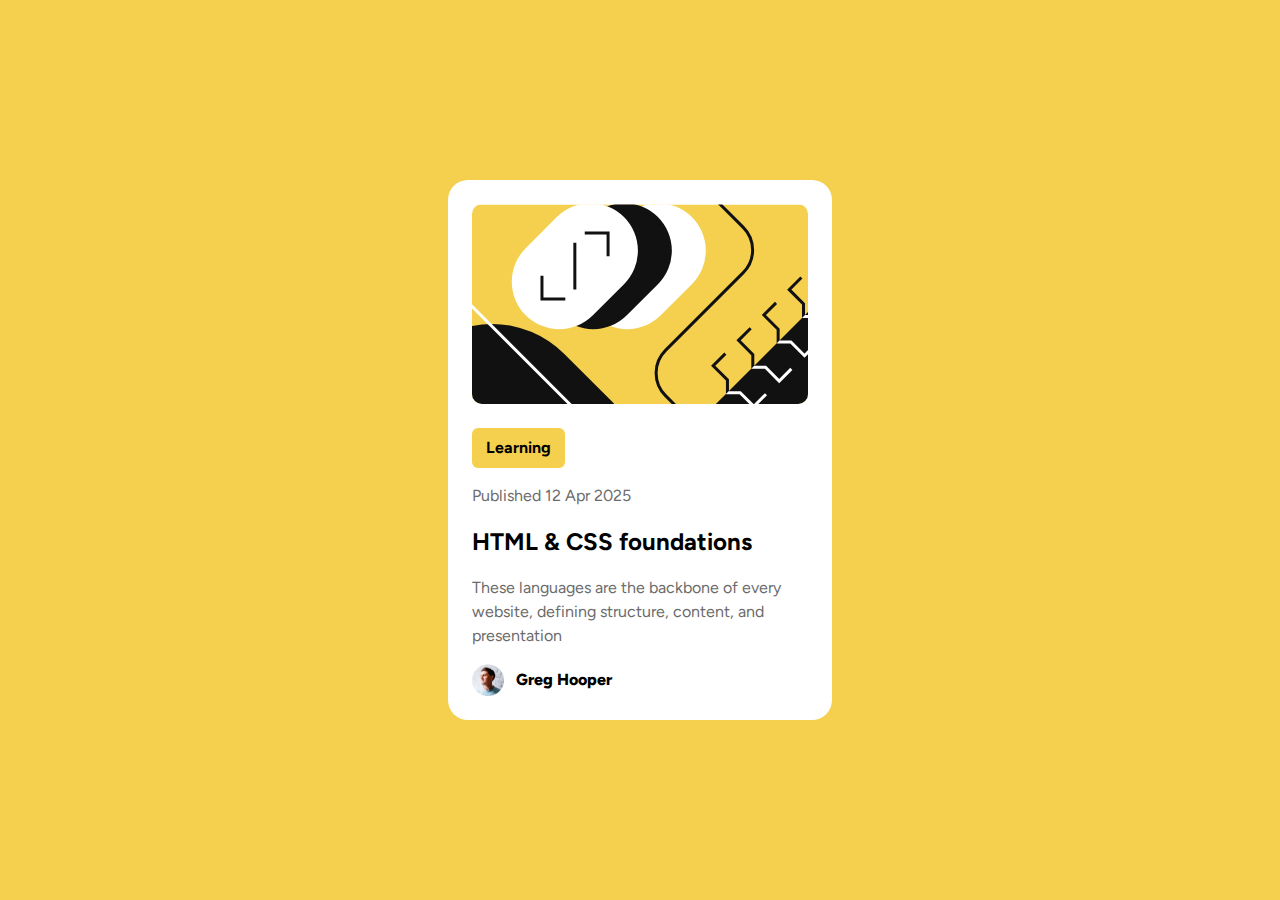
<file: Blog_card_challenge/index.html>
<!DOCTYPE html>
<html lang="en">
<head>
    <meta charset="UTF-8">
    <meta name="viewport" content="width=device-width, initial-scale=1.0">
    <link rel="stylesheet" href="styles.css">
    <link rel="icon" href="./assets/images/favicon-32x32.png" type="image/png">
    <title>Blog Preview Card</title>
</head>
<body>
    <main>
    <div class="card-container">
            <img src="./assets/images/illustration-article.svg" type="images/svg" alt="Blog thumbnail for html and css foundation card info box" class="card-img">
            <div class="content-wrapper">
                <span class="tag">Learning</span>
                <p class="blog-date">Published 12 Apr 2025</p>
                <h2 class="blog-title">HTML & CSS foundations</h2>
                <p class="blog-p">These languages are the backbone of every website, defining structure, content, and presentation</p>
                    <div class="author">
                        <img src="./assets/images/image-avatar.webp" alt="" class="author-img">
                        <span class="author-name">Greg Hooper</span>
                    </div>
            </div>
            
    </div>
</main>
</body>
</html>
</file>
<file: Blog_card_challenge/styles.css>
@font-face {
    font-family: 'Figtree';
    src: url('./assets/fonts/Figtree-VariableFont_wght.ttf') format('truetype');
    font-weight: 100 900; /* Supports the full weight range */
    font-style: normal;
  }
  
  @font-face {
    font-family: 'Figtree';
    src: url('./assets/fonts/Figtree-Italic-VariableFont_wght.ttf') format('truetype');
    font-weight: 100 900;
    font-style: italic;
  }
  
* {
    box-sizing: border-box;
    margin: 0;
    padding: 0;
    letter-spacing: 0px;
    line-height: 150%;
    font-family: 'Figtree', sans-serif;
}
:root {
    --bg-yellow: #F4D04E;
    --gray-950: #111111;
    --gray-500: #6B6B6B;
    --set1-size: 24px;
    --txt-2: 16px;
    --txt-3: 14px;

}
main {
  background-color: var(--bg-yellow);
  display: flex;
  min-height: 100vh;
}

.card-container {
  display: flex;
  flex-direction: column;
  align-items: center;
  justify-content: center;
  flex-wrap: wrap;
  background-color: white;
  width: 384px;
  max-width: auto;
  max-height: fit-content;
  padding: 24px;
  border-radius: 20px;
  margin: auto;
  gap: 24px;
  cursor: pointer;
  /* trying to add the hover effect  */
  transition: transform 0.3s ease, box-shadow 0.3s ease;
}
.card-container:hover{
  box-shadow: 10px 10px var(--gray-950);
  cursor: pointer;
}
.content-wrapper h2:hover{
  color: var(--bg-yellow);
  cursor: pointer;
}

.card-container .content-wrapper {
    display: flex;
    flex-direction: column;
    justify-content: center;
    align-items: start;
    gap: 1rem;
    border: none;
    border-radius: 14px;
}
.content-wrapper p {
  color: var(--gray-500);
}
.card-img {
  min-width: 100%;
  height: auto;
  max-height: 200px;
  object-fit: cover;
  border: none;
  border-radius: 10px;
}
.content-wrapper .tag{
  padding: 8px 14px;
  background-color: var(--bg-yellow);
  border: none;
  border-radius: 6px;
  font-weight: bold;
}
.author{
  display: flex;
  align-items: center;
  justify-content: center;
  font-weight: 800;
  gap: 12px;
}
.author img{
  max-width: 32px;
  max-height: 32px;
}
</file>
